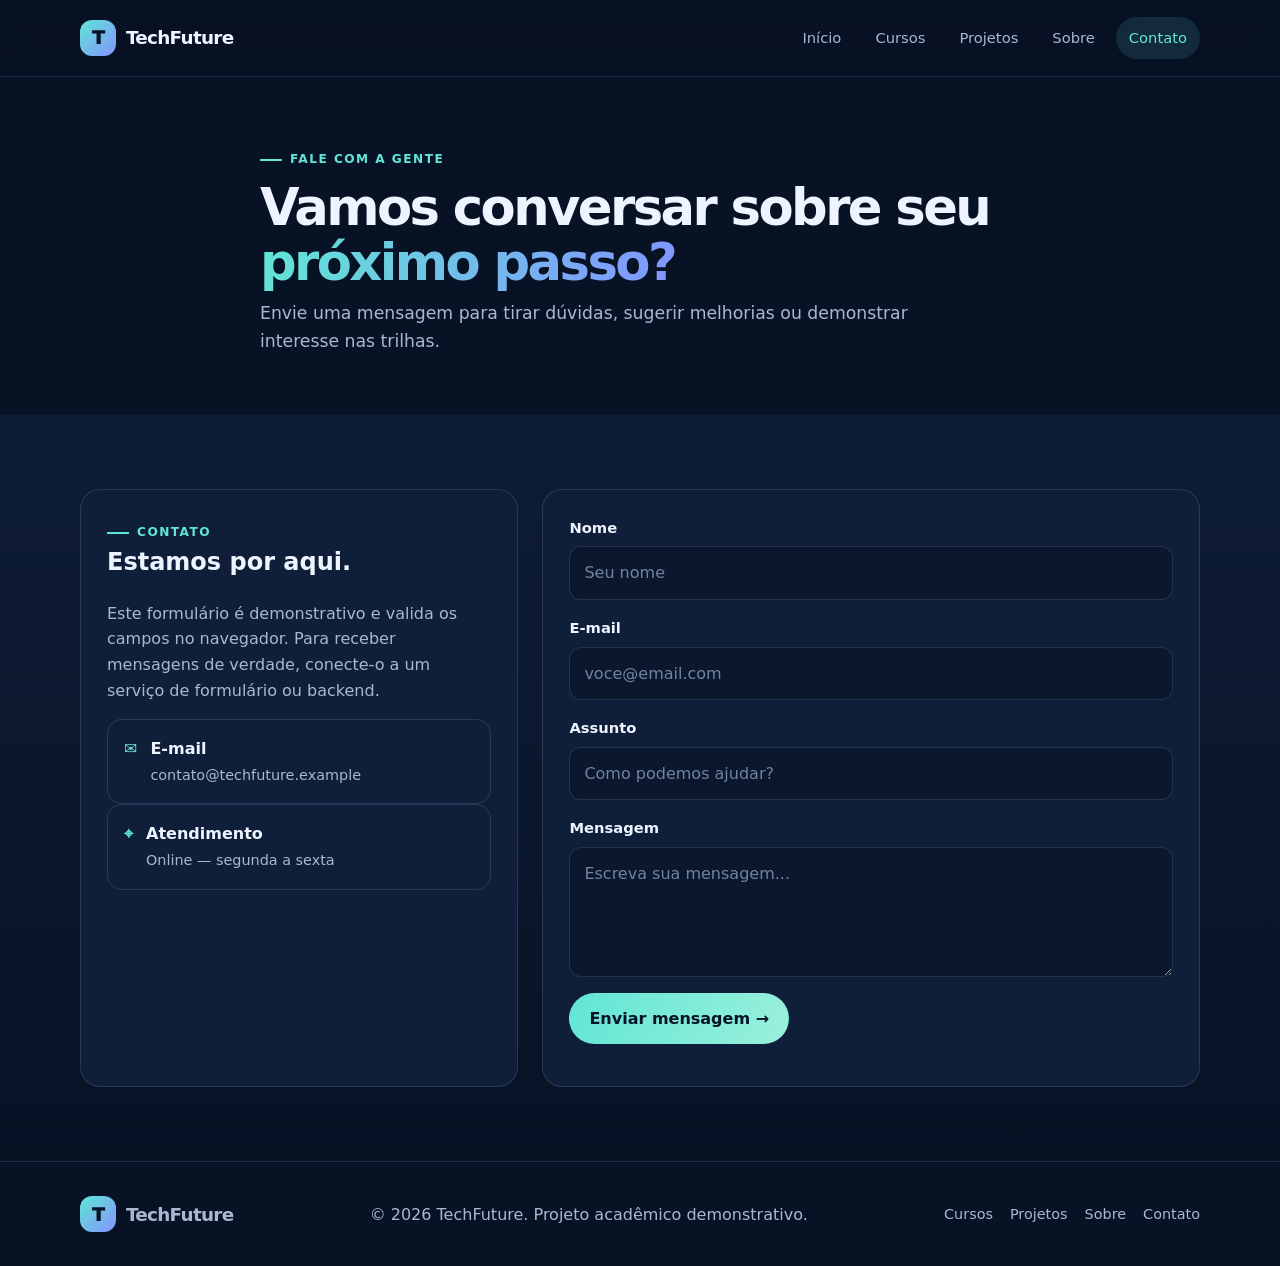
<file: html/contato.html>
<!DOCTYPE html>
<html lang="pt-BR">
<head>
 <meta charset="UTF-8">
 <meta name="viewport" content="width=device-width, initial-scale=1.0">
 <meta name="description" content="Fale com a TechFuture: tire dúvidas e demonstre interesse nas trilhas.">
 <title>Contato | TechFuture</title>
 <link rel="icon" href="data:image/svg+xml,%3Csvg xmlns='http://www.w3.org/2000/svg' viewBox='0 0 36 36'%3E%3Crect width='36' height='36' rx='10' fill='%2361e6d4'/%3E%3Ctext x='18' y='25' font-size='20' font-weight='900' text-anchor='middle' fill='%23071326'%3ET%3C/text%3E%3C/svg%3E">
 <link rel="stylesheet" href="../css/style.css">
 <script src="../js/main.js" defer></script>
</head>
<body>
<header class="site-header"><div class="container header__inner">
 <a class="brand" href="index.html" aria-label="TechFuture — página inicial"><span class="brand__mark">T</span><span>TechFuture</span></a>
 <nav class="nav" aria-label="Navegação principal"><a class="nav__link" href="index.html">Início</a>
<a class="nav__link" href="cursos.html">Cursos</a>
<a class="nav__link" href="projetos.html">Projetos</a>
<a class="nav__link" href="sobre.html">Sobre</a>
<a class="nav__link nav__link--active" href="contato.html" aria-current="page">Contato</a></nav>
</div></header>
<main>

<section class="page-hero"><div class="container page-hero__content"><span class="eyebrow">Fale com a gente</span><h1>Vamos conversar sobre seu <span>próximo passo?</span></h1><p>Envie uma mensagem para tirar dúvidas, sugerir melhorias ou demonstrar interesse nas trilhas.</p></div></section>
<section class="section section--soft"><div class="container contact-layout"><aside class="contact-info"><span class="eyebrow">Contato</span><h2>Estamos por aqui.</h2><p>Este formulário é demonstrativo e valida os campos no navegador. Para receber mensagens de verdade, conecte-o a um serviço de formulário ou backend.</p><div class="feature"><span class="feature__check">✉</span><div><strong>E-mail</strong><br><span class="feature__text">contato@techfuture.example</span></div></div><div class="feature"><span class="feature__check">⌖</span><div><strong>Atendimento</strong><br><span class="feature__text">Online — segunda a sexta</span></div></div></aside>
 <form class="contact-form" id="contact-form"><div class="contact-form__field"><label class="contact-form__label" for="name">Nome</label><input class="contact-form__input" id="name" name="name" type="text" placeholder="Seu nome" required minlength="2"></div><div class="contact-form__field"><label class="contact-form__label" for="email">E-mail</label><input class="contact-form__input" id="email" name="email" type="email" placeholder="voce@email.com" required></div><div class="contact-form__field"><label class="contact-form__label" for="subject">Assunto</label><input class="contact-form__input" id="subject" name="subject" type="text" placeholder="Como podemos ajudar?" required></div><div class="contact-form__field"><label class="contact-form__label" for="message">Mensagem</label><textarea class="contact-form__input contact-form__message" id="message" name="message" placeholder="Escreva sua mensagem..." required minlength="10"></textarea></div><button class="button" type="submit">Enviar mensagem →</button><p class="contact-form__status" id="form-status" aria-live="polite"></p></form>
 </div></section>

</main>
<footer class="site-footer"><div class="container footer__inner">
 <a class="brand" href="index.html"><span class="brand__mark">T</span><span>TechFuture</span></a>
 <span>© 2026 TechFuture. Projeto acadêmico demonstrativo.</span>
 <div class="footer__links"><a href="cursos.html">Cursos</a><a href="projetos.html">Projetos</a><a href="sobre.html">Sobre</a><a href="contato.html">Contato</a></div>
</div></footer>
</body>
</html>
</file>
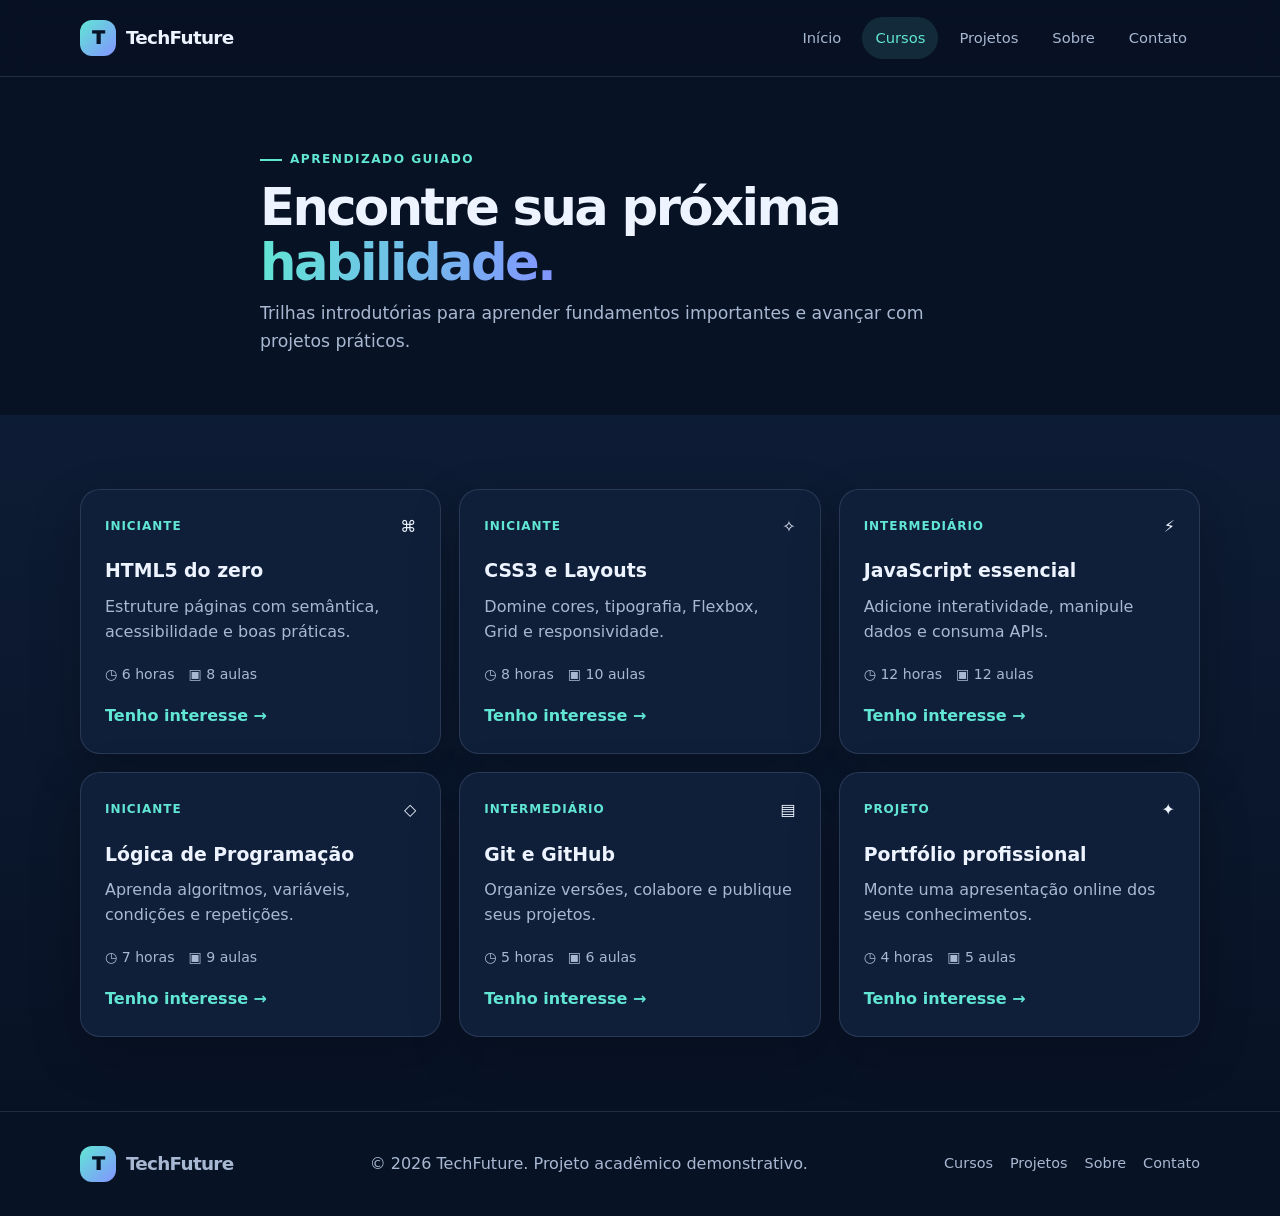
<file: html/cursos.html>
<!DOCTYPE html>
<html lang="pt-BR">
<head>
 <meta charset="UTF-8">
 <meta name="viewport" content="width=device-width, initial-scale=1.0">
 <meta name="description" content="Conheça as trilhas de HTML, CSS, JavaScript, lógica, Git e portfólio da TechFuture.">
 <title>Cursos | TechFuture</title>
 <link rel="icon" href="data:image/svg+xml,%3Csvg xmlns='http://www.w3.org/2000/svg' viewBox='0 0 36 36'%3E%3Crect width='36' height='36' rx='10' fill='%2361e6d4'/%3E%3Ctext x='18' y='25' font-size='20' font-weight='900' text-anchor='middle' fill='%23071326'%3ET%3C/text%3E%3C/svg%3E">
 <link rel="stylesheet" href="../css/style.css">
 <script src="../js/main.js" defer></script>
</head>
<body>
<header class="site-header"><div class="container header__inner">
 <a class="brand" href="index.html" aria-label="TechFuture — página inicial"><span class="brand__mark">T</span><span>TechFuture</span></a>
 <nav class="nav" aria-label="Navegação principal"><a class="nav__link" href="index.html">Início</a>
<a class="nav__link nav__link--active" href="cursos.html" aria-current="page">Cursos</a>
<a class="nav__link" href="projetos.html">Projetos</a>
<a class="nav__link" href="sobre.html">Sobre</a>
<a class="nav__link" href="contato.html">Contato</a></nav>
</div></header>
<main>

<section class="page-hero"><div class="container page-hero__content"><span class="eyebrow">Aprendizado guiado</span><h1>Encontre sua próxima <span>habilidade.</span></h1><p>Trilhas introdutórias para aprender fundamentos importantes e avançar com projetos práticos.</p></div></section>
<section class="section section--soft"><div class="container"><div class="card-grid">
 <article class="card course-card"><div class="course-card__top"><span class="course-card__level">Iniciante</span><span>⌘</span></div><div class="course-card__body"><h2 class="card__title">HTML5 do zero</h2><p class="card__description">Estruture páginas com semântica, acessibilidade e boas práticas.</p><div class="course-card__meta"><span>◷ 6 horas</span><span>▣ 8 aulas</span></div><a class="course-card__link" href="contato.html">Tenho interesse →</a></div></article>
 <article class="card course-card"><div class="course-card__top"><span class="course-card__level">Iniciante</span><span>✧</span></div><div class="course-card__body"><h2 class="card__title">CSS3 e Layouts</h2><p class="card__description">Domine cores, tipografia, Flexbox, Grid e responsividade.</p><div class="course-card__meta"><span>◷ 8 horas</span><span>▣ 10 aulas</span></div><a class="course-card__link" href="contato.html">Tenho interesse →</a></div></article>
 <article class="card course-card"><div class="course-card__top"><span class="course-card__level">Intermediário</span><span>⚡</span></div><div class="course-card__body"><h2 class="card__title">JavaScript essencial</h2><p class="card__description">Adicione interatividade, manipule dados e consuma APIs.</p><div class="course-card__meta"><span>◷ 12 horas</span><span>▣ 12 aulas</span></div><a class="course-card__link" href="contato.html">Tenho interesse →</a></div></article>
 <article class="card course-card"><div class="course-card__top"><span class="course-card__level">Iniciante</span><span>◇</span></div><div class="course-card__body"><h2 class="card__title">Lógica de Programação</h2><p class="card__description">Aprenda algoritmos, variáveis, condições e repetições.</p><div class="course-card__meta"><span>◷ 7 horas</span><span>▣ 9 aulas</span></div><a class="course-card__link" href="contato.html">Tenho interesse →</a></div></article>
 <article class="card course-card"><div class="course-card__top"><span class="course-card__level">Intermediário</span><span>▤</span></div><div class="course-card__body"><h2 class="card__title">Git e GitHub</h2><p class="card__description">Organize versões, colabore e publique seus projetos.</p><div class="course-card__meta"><span>◷ 5 horas</span><span>▣ 6 aulas</span></div><a class="course-card__link" href="contato.html">Tenho interesse →</a></div></article>
 <article class="card course-card"><div class="course-card__top"><span class="course-card__level">Projeto</span><span>✦</span></div><div class="course-card__body"><h2 class="card__title">Portfólio profissional</h2><p class="card__description">Monte uma apresentação online dos seus conhecimentos.</p><div class="course-card__meta"><span>◷ 4 horas</span><span>▣ 5 aulas</span></div><a class="course-card__link" href="contato.html">Tenho interesse →</a></div></article>
 </div></div></section>

</main>
<footer class="site-footer"><div class="container footer__inner">
 <a class="brand" href="index.html"><span class="brand__mark">T</span><span>TechFuture</span></a>
 <span>© 2026 TechFuture. Projeto acadêmico demonstrativo.</span>
 <div class="footer__links"><a href="cursos.html">Cursos</a><a href="projetos.html">Projetos</a><a href="sobre.html">Sobre</a><a href="contato.html">Contato</a></div>
</div></footer>
</body>
</html>
</file>
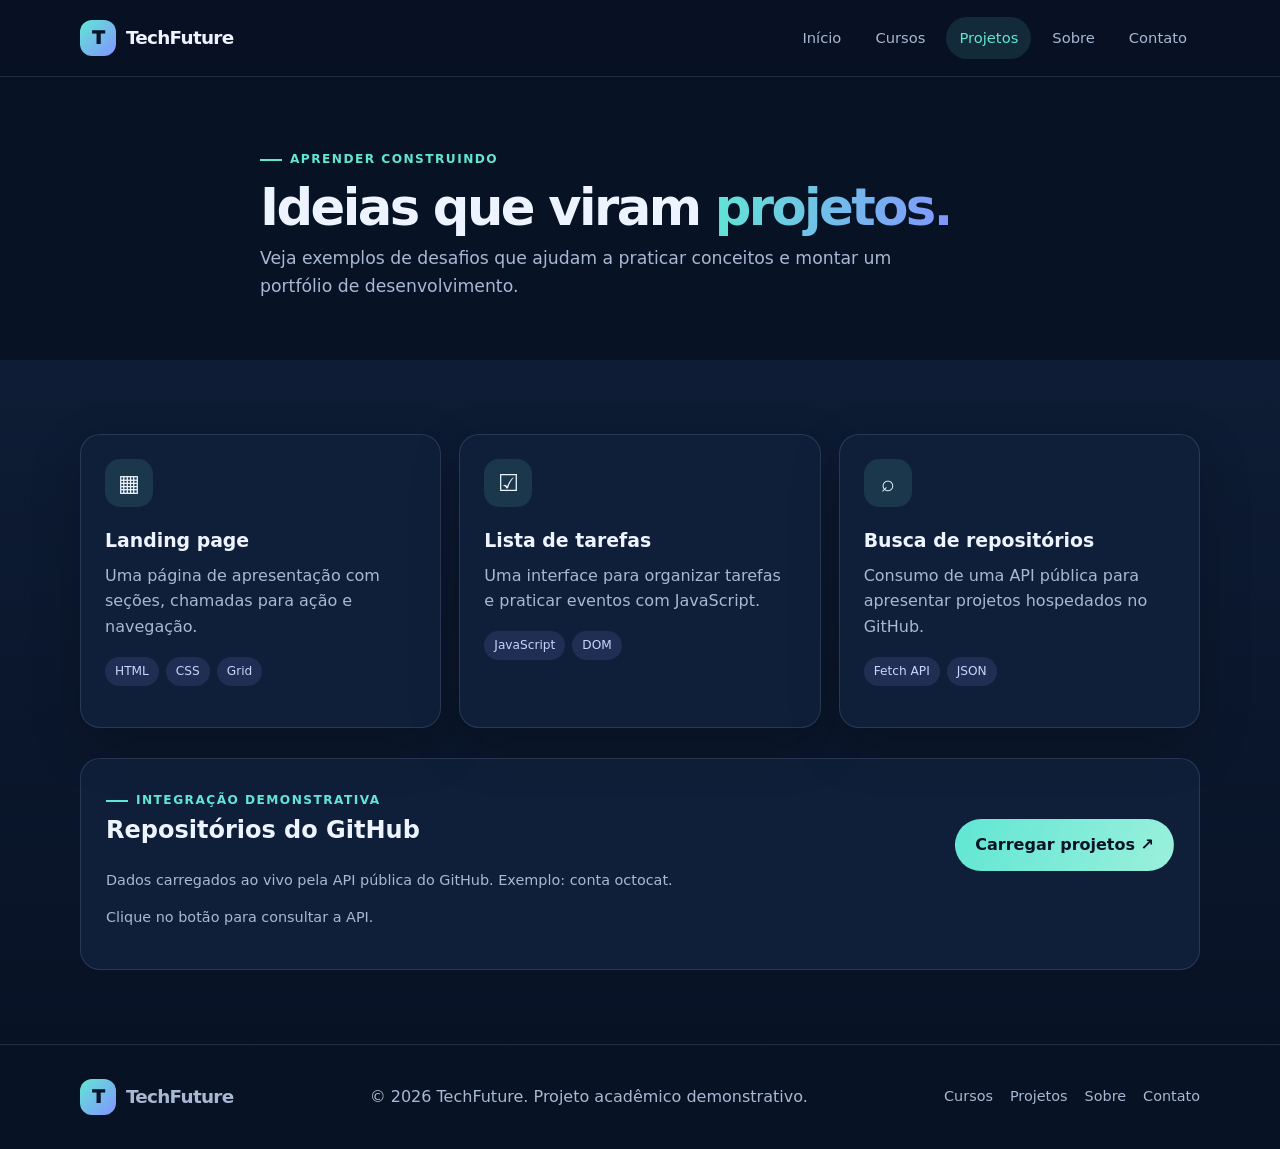
<file: html/projetos.html>
<!DOCTYPE html>
<html lang="pt-BR">
<head>
 <meta charset="UTF-8">
 <meta name="viewport" content="width=device-width, initial-scale=1.0">
 <meta name="description" content="Desafios práticos para portfólio e demonstração de consumo da API pública do GitHub.">
 <title>Projetos | TechFuture</title>
 <link rel="icon" href="data:image/svg+xml,%3Csvg xmlns='http://www.w3.org/2000/svg' viewBox='0 0 36 36'%3E%3Crect width='36' height='36' rx='10' fill='%2361e6d4'/%3E%3Ctext x='18' y='25' font-size='20' font-weight='900' text-anchor='middle' fill='%23071326'%3ET%3C/text%3E%3C/svg%3E">
 <link rel="stylesheet" href="../css/style.css">
 <script src="../js/main.js" defer></script>
</head>
<body>
<header class="site-header"><div class="container header__inner">
 <a class="brand" href="index.html" aria-label="TechFuture — página inicial"><span class="brand__mark">T</span><span>TechFuture</span></a>
 <nav class="nav" aria-label="Navegação principal"><a class="nav__link" href="index.html">Início</a>
<a class="nav__link" href="cursos.html">Cursos</a>
<a class="nav__link nav__link--active" href="projetos.html" aria-current="page">Projetos</a>
<a class="nav__link" href="sobre.html">Sobre</a>
<a class="nav__link" href="contato.html">Contato</a></nav>
</div></header>
<main>

<section class="page-hero"><div class="container page-hero__content"><span class="eyebrow">Aprender construindo</span><h1>Ideias que viram <span>projetos.</span></h1><p>Veja exemplos de desafios que ajudam a praticar conceitos e montar um portfólio de desenvolvimento.</p></div></section>
<section class="section section--soft"><div class="container"><div class="project-grid">
 <article class="card project-card"><div class="card__icon">▦</div><h2 class="card__title">Landing page</h2><p class="card__description">Uma página de apresentação com seções, chamadas para ação e navegação.</p><div class="project-card__tags"><span class="tag">HTML</span><span class="tag">CSS</span><span class="tag">Grid</span></div></article>
 <article class="card project-card"><div class="card__icon">☑</div><h2 class="card__title">Lista de tarefas</h2><p class="card__description">Uma interface para organizar tarefas e praticar eventos com JavaScript.</p><div class="project-card__tags"><span class="tag">JavaScript</span><span class="tag">DOM</span></div></article>
 <article class="card project-card"><div class="card__icon">⌕</div><h2 class="card__title">Busca de repositórios</h2><p class="card__description">Consumo de uma API pública para apresentar projetos hospedados no GitHub.</p><div class="project-card__tags"><span class="tag">Fetch API</span><span class="tag">JSON</span></div></article>
 </div>
 <div class="api-panel"><div class="api-panel__header"><div><span class="eyebrow">Integração demonstrativa</span><h2>Repositórios do GitHub</h2><p class="api-panel__hint">Dados carregados ao vivo pela API pública do GitHub. Exemplo: conta octocat.</p></div><button class="button" id="load-repos" type="button">Carregar projetos ↗</button></div><div id="repo-results" aria-live="polite"><p class="api-panel__hint">Clique no botão para consultar a API.</p></div></div>
 </div></section>

</main>
<footer class="site-footer"><div class="container footer__inner">
 <a class="brand" href="index.html"><span class="brand__mark">T</span><span>TechFuture</span></a>
 <span>© 2026 TechFuture. Projeto acadêmico demonstrativo.</span>
 <div class="footer__links"><a href="cursos.html">Cursos</a><a href="projetos.html">Projetos</a><a href="sobre.html">Sobre</a><a href="contato.html">Contato</a></div>
</div></footer>
</body>
</html>
</file>
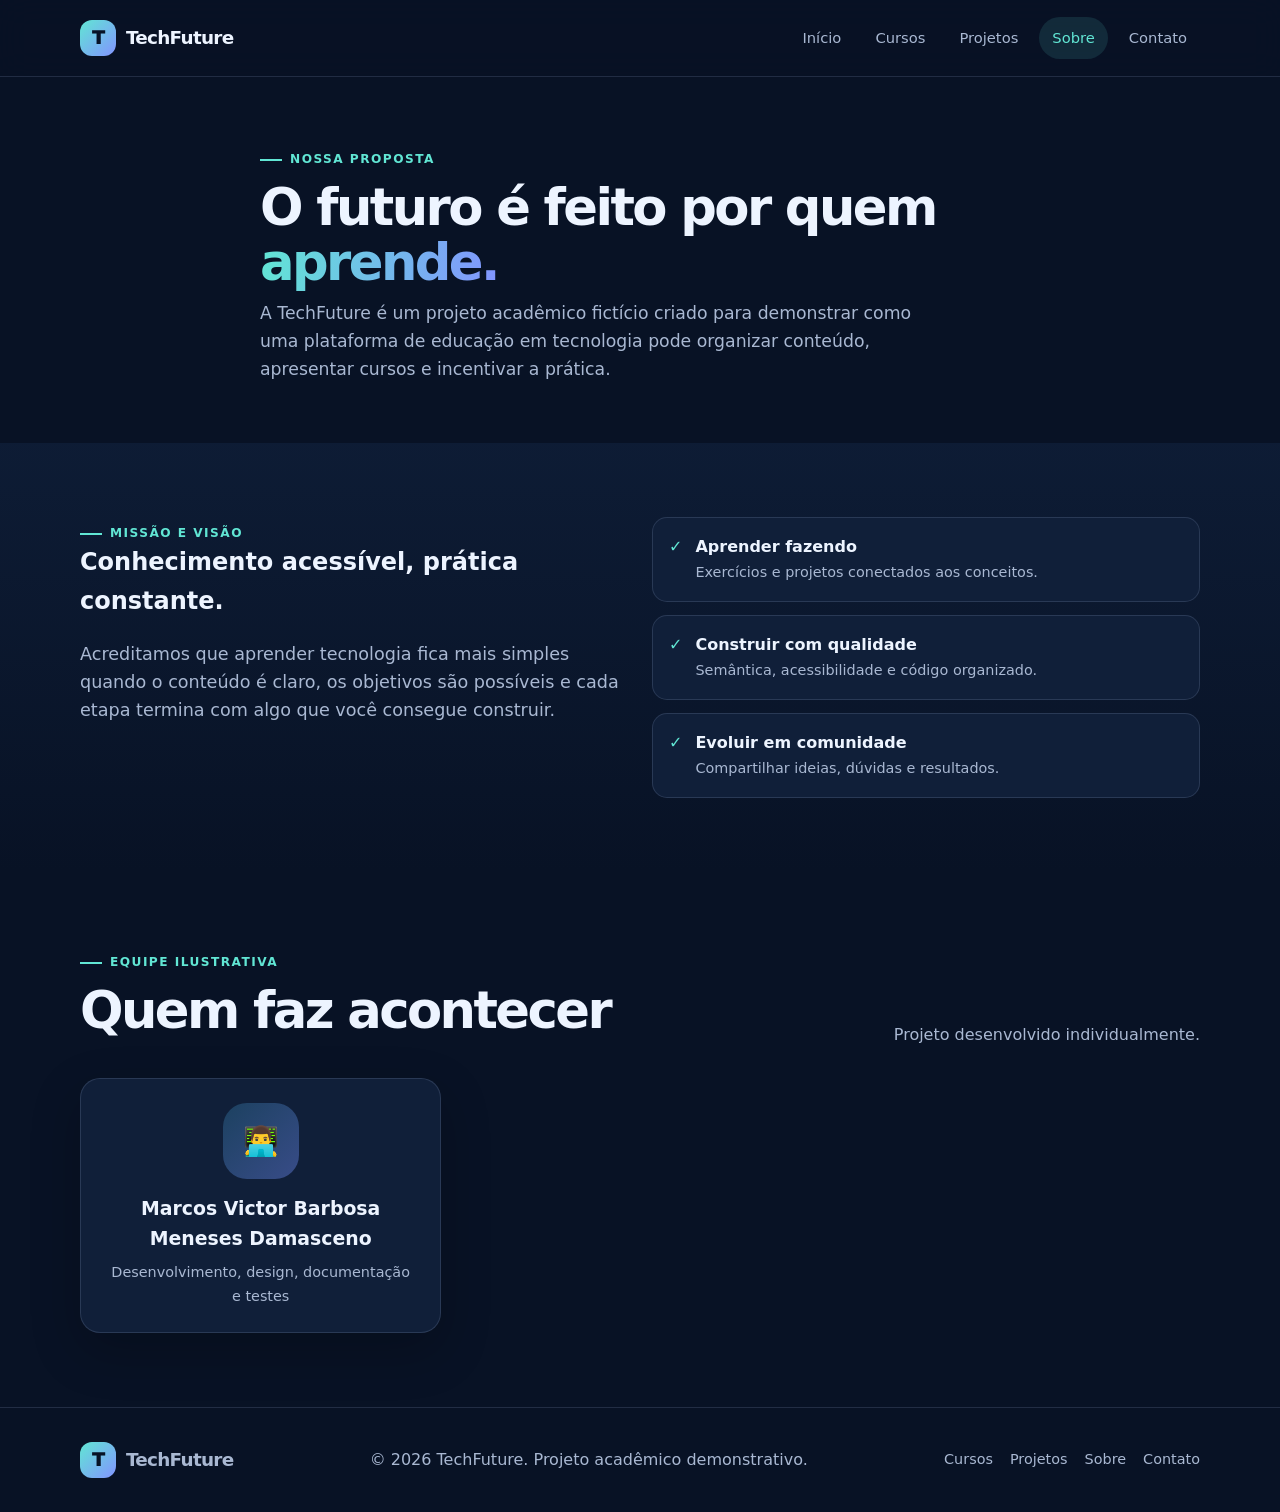
<file: html/sobre.html>
<!DOCTYPE html>
<html lang="pt-BR">
<head>
 <meta charset="UTF-8">
 <meta name="viewport" content="width=device-width, initial-scale=1.0">
 <meta name="description" content="Conheça a proposta, a missão e o responsável pelo projeto acadêmico TechFuture.">
 <title>Sobre | TechFuture</title>
 <link rel="icon" href="data:image/svg+xml,%3Csvg xmlns='http://www.w3.org/2000/svg' viewBox='0 0 36 36'%3E%3Crect width='36' height='36' rx='10' fill='%2361e6d4'/%3E%3Ctext x='18' y='25' font-size='20' font-weight='900' text-anchor='middle' fill='%23071326'%3ET%3C/text%3E%3C/svg%3E">
 <link rel="stylesheet" href="../css/style.css">
 <script src="../js/main.js" defer></script>
</head>
<body>
<header class="site-header"><div class="container header__inner">
 <a class="brand" href="index.html" aria-label="TechFuture — página inicial"><span class="brand__mark">T</span><span>TechFuture</span></a>
 <nav class="nav" aria-label="Navegação principal"><a class="nav__link" href="index.html">Início</a>
<a class="nav__link" href="cursos.html">Cursos</a>
<a class="nav__link" href="projetos.html">Projetos</a>
<a class="nav__link nav__link--active" href="sobre.html" aria-current="page">Sobre</a>
<a class="nav__link" href="contato.html">Contato</a></nav>
</div></header>
<main>

<section class="page-hero"><div class="container page-hero__content"><span class="eyebrow">Nossa proposta</span><h1>O futuro é feito por quem <span>aprende.</span></h1><p>A TechFuture é um projeto acadêmico fictício criado para demonstrar como uma plataforma de educação em tecnologia pode organizar conteúdo, apresentar cursos e incentivar a prática.</p></div></section>
<section class="section section--soft"><div class="container split"><div><span class="eyebrow">Missão e visão</span><h2>Conhecimento acessível, prática constante.</h2><p class="section__lead">Acreditamos que aprender tecnologia fica mais simples quando o conteúdo é claro, os objetivos são possíveis e cada etapa termina com algo que você consegue construir.</p></div><div class="feature-list"><div class="feature"><span class="feature__check">✓</span><div><strong>Aprender fazendo</strong><br><span class="feature__text">Exercícios e projetos conectados aos conceitos.</span></div></div><div class="feature"><span class="feature__check">✓</span><div><strong>Construir com qualidade</strong><br><span class="feature__text">Semântica, acessibilidade e código organizado.</span></div></div><div class="feature"><span class="feature__check">✓</span><div><strong>Evoluir em comunidade</strong><br><span class="feature__text">Compartilhar ideias, dúvidas e resultados.</span></div></div></div></div></section>
<section class="section"><div class="container"><div class="section__head"><div><span class="eyebrow">Equipe ilustrativa</span><h2>Quem faz acontecer</h2></div><p>Projeto desenvolvido individualmente.</p></div><div class="team-grid">
 <article class="card team-card"><div class="team-card__avatar">👨‍💻</div><h3 class="card__title">Marcos Victor Barbosa Meneses Damasceno</h3><p>Desenvolvimento, design, documentação e testes</p></article>
 </div></div></section>

</main>
<footer class="site-footer"><div class="container footer__inner">
 <a class="brand" href="index.html"><span class="brand__mark">T</span><span>TechFuture</span></a>
 <span>© 2026 TechFuture. Projeto acadêmico demonstrativo.</span>
 <div class="footer__links"><a href="cursos.html">Cursos</a><a href="projetos.html">Projetos</a><a href="sobre.html">Sobre</a><a href="contato.html">Contato</a></div>
</div></footer>
</body>
</html>
</file>
<file: css/style.css>
:root{--bg:#081225;--surface:#101f39;--surface-2:#152847;--text:#edf4ff;--muted:#a9b8d2;--mint:#61e6d4;--blue:#8294ff;--line:rgba(190,210,255,.14);--radius:20px;--shadow:0 18px 50px rgba(0,0,0,.22)}
*{box-sizing:border-box}html{scroll-behavior:smooth}body{margin:0;background:var(--bg);color:var(--text);font-family:Inter,ui-sans-serif,system-ui,-apple-system,"Segoe UI",sans-serif;line-height:1.6}a{color:inherit;text-decoration:none}img{max-width:100%;display:block}button,input,textarea{font:inherit}.container{width:min(1120px,calc(100% - 40px));margin-inline:auto}
.site-header{position:sticky;top:0;z-index:20;background:rgba(8,18,37,.88);backdrop-filter:blur(16px);border-bottom:1px solid var(--line)}
.header__inner{min-height:76px;display:flex;flex-direction:row;justify-content:space-between;align-items:center;gap:24px}
.brand{display:flex;align-items:center;gap:10px;font-weight:850;font-size:1.15rem;letter-spacing:-.04em}.brand__mark{width:36px;height:36px;display:grid;place-items:center;border-radius:12px;background:linear-gradient(135deg,var(--mint),var(--blue));color:#071326;font-weight:950}
.nav{display:flex;flex-direction:row;align-items:center;justify-content:flex-end;flex-wrap:wrap;gap:8px}.nav__link{padding:9px 13px;border-radius:999px;color:var(--muted);font-size:.92rem;transition:.2s}.nav__link:hover,.nav__link:focus-visible,.nav__link--active{background:rgba(97,230,212,.12);color:var(--mint);outline:none}
.button{display:inline-flex;justify-content:center;align-items:center;gap:9px;padding:12px 19px;border:1px solid transparent;border-radius:999px;background:linear-gradient(110deg,var(--mint),#9af0db);color:#071326;font-weight:800;transition:transform .2s,box-shadow .2s}.button:hover{transform:translateY(-2px);box-shadow:0 10px 25px rgba(97,230,212,.18)}.button--secondary{background:transparent;border-color:var(--line);color:var(--text)}.button:focus-visible{outline:3px solid var(--blue);outline-offset:3px}
.hero{padding:86px 0 76px;overflow:hidden}.hero__grid{display:grid;grid-template-columns:1.02fr .98fr;align-items:center;gap:54px}.eyebrow{display:inline-flex;align-items:center;gap:8px;color:var(--mint);font-weight:800;text-transform:uppercase;letter-spacing:.12em;font-size:.76rem}.eyebrow::before{content:"";width:22px;height:2px;background:var(--mint)}h1,h2,h3,p{margin-top:0}h1{font-size:clamp(2.7rem,6vw,5rem);line-height:1.02;letter-spacing:-.065em;margin:18px 0 22px}h1 span{background:linear-gradient(100deg,var(--mint),var(--blue));-webkit-background-clip:text;background-clip:text;color:transparent}.hero__text,.section__lead{max-width:560px;color:var(--muted);font-size:1.1rem}.hero__actions{display:flex;flex-wrap:wrap;gap:12px;margin-top:30px}.hero__visual{position:relative}.hero__visual img{width:100%;height:auto;border:1px solid var(--line);border-radius:28px;box-shadow:var(--shadow)}.hero__tag{position:absolute;right:-16px;bottom:24px;background:#132748;border:1px solid var(--line);padding:12px 17px;border-radius:14px;box-shadow:var(--shadow);font-weight:750}
.section{padding:74px 0}.section--soft{background:linear-gradient(180deg,rgba(20,40,72,.45),rgba(8,18,37,0))}.section__head{display:flex;justify-content:space-between;align-items:end;gap:24px;margin-bottom:30px}.section__head h2,.page-hero h1{font-size:clamp(2rem,4vw,3.2rem);letter-spacing:-.05em;line-height:1.08;margin:10px 0}.section__head p{max-width:520px;color:var(--muted);margin:0}
.card-grid{display:grid;grid-template-columns:repeat(3,minmax(0,1fr));gap:18px}.card{background:var(--surface);border:1px solid var(--line);border-radius:var(--radius);padding:24px;box-shadow:var(--shadow);transition:transform .2s,border-color .2s}.card:hover{transform:translateY(-5px);border-color:rgba(97,230,212,.5)}.card__icon{width:48px;height:48px;display:grid;place-items:center;border-radius:15px;background:rgba(97,230,212,.12);font-size:1.45rem;margin-bottom:18px}.card__title{font-size:1.18rem;margin-bottom:8px}.card__description{color:var(--muted);margin:0}.card--featured{background:linear-gradient(145deg,#142d4b,#101f39);border-color:rgba(97,230,212,.32)}
.stats{display:flex;flex-direction:row;justify-content:space-between;align-items:center;flex-wrap:wrap;gap:20px;padding:24px 0;border-top:1px solid var(--line);border-bottom:1px solid var(--line)}.stats__item{min-width:130px}.stats__number{display:block;font-size:1.8rem;font-weight:900;letter-spacing:-.05em;color:var(--mint)}.stats__label{color:var(--muted);font-size:.9rem}
.page-hero{padding:66px 0 42px}.page-hero__content{max-width:760px}.page-hero p{color:var(--muted);font-size:1.08rem;max-width:680px}.course-card{padding:0;overflow:hidden}.course-card__top{padding:24px 24px 8px;display:flex;justify-content:space-between;align-items:center}.course-card__level{font-size:.75rem;color:var(--mint);font-weight:800;text-transform:uppercase;letter-spacing:.08em}.course-card__body{padding:8px 24px 24px}.course-card__meta{display:flex;flex-wrap:wrap;gap:14px;color:var(--muted);font-size:.88rem;margin:18px 0}.course-card__link{color:var(--mint);font-weight:800}
.project-grid{display:grid;grid-template-columns:repeat(auto-fit,minmax(245px,1fr));gap:18px}.project-card__tags{display:flex;flex-wrap:wrap;gap:7px;margin:17px 0}.tag{padding:5px 10px;border-radius:999px;background:rgba(130,148,255,.13);color:#cbd3ff;font-size:.76rem}.api-panel{margin-top:30px;padding:25px;border:1px solid var(--line);border-radius:var(--radius);background:var(--surface)}.api-panel__header{display:flex;justify-content:space-between;align-items:center;gap:16px;flex-wrap:wrap}.api-panel__hint{color:var(--muted);font-size:.9rem}.repo-list{display:grid;grid-template-columns:repeat(2,minmax(0,1fr));gap:12px;margin-top:18px}.repo{padding:16px;border-radius:14px;background:var(--surface-2);border:1px solid var(--line)}.repo__name{color:var(--mint);font-weight:800}.repo__desc{font-size:.9rem;color:var(--muted);margin:6px 0}.repo__meta{font-size:.8rem;color:var(--muted)}
.split{display:grid;grid-template-columns:1fr 1fr;gap:24px;align-items:start}.feature-list{display:flex;flex-direction:column;gap:13px}.feature{display:flex;align-items:flex-start;gap:13px;padding:16px;border-radius:15px;background:var(--surface);border:1px solid var(--line)}.feature__text{color:var(--muted);font-size:.9rem}.feature__check{color:var(--mint);font-weight:900}.team-grid{display:grid;grid-template-columns:repeat(3,minmax(0,1fr));gap:18px}.team-card{text-align:center}.team-card__avatar{width:76px;height:76px;margin:0 auto 14px;border-radius:24px;display:grid;place-items:center;background:linear-gradient(135deg,#1c4160,#384c88);font-size:1.8rem}.team-card p{color:var(--muted);font-size:.9rem;margin-bottom:0}
.contact-layout{display:grid;grid-template-columns:.8fr 1.2fr;gap:24px}.contact-info,.contact-form{padding:26px;border-radius:var(--radius);background:var(--surface);border:1px solid var(--line)}.contact-info p{color:var(--muted)}.contact-form__field{display:flex;flex-direction:column;gap:7px;margin-bottom:16px}.contact-form__label{font-weight:700;font-size:.92rem}.contact-form__input{width:100%;padding:13px 14px;border-radius:12px;border:1px solid var(--line);background:#0a172c;color:var(--text)}.contact-form__input:focus{outline:2px solid var(--mint);outline-offset:2px}.contact-form__input::placeholder{color:#7183a2}.contact-form__message{min-height:130px;resize:vertical}.contact-form__status{margin-top:14px;color:var(--mint);font-weight:700}
.cta{padding:35px;border-radius:24px;background:linear-gradient(115deg,#163957,#252e5b);border:1px solid rgba(97,230,212,.2);display:flex;justify-content:space-between;align-items:center;gap:24px}.cta h2{margin-bottom:6px}.cta p{margin:0;color:#c2d0e8}
.site-footer{border-top:1px solid var(--line);padding:34px 0;color:var(--muted)}.footer__inner{display:flex;justify-content:space-between;align-items:center;flex-wrap:wrap;gap:16px}.footer__links{display:flex;gap:17px;flex-wrap:wrap;font-size:.9rem}.footer__links a:hover{color:var(--mint)}
@media screen and (max-width:768px){.header__inner{align-items:flex-start;flex-direction:column;padding:14px 0;gap:10px}.nav{justify-content:flex-start}.hero{padding:58px 0}.hero__grid,.split,.contact-layout{grid-template-columns:1fr}.hero__visual{max-width:620px}.hero__tag{right:8px}.card-grid,.team-grid{grid-template-columns:repeat(2,minmax(0,1fr))}.section{padding:56px 0}.section__head{align-items:flex-start;flex-direction:column}.cta{align-items:flex-start;flex-direction:column}}
@media screen and (max-width:480px){.container{width:min(100% - 28px,1120px)}.header__inner{gap:8px}.nav{gap:2px}.nav__link{padding:7px 9px;font-size:.82rem}.hero{padding:45px 0}.hero__text{font-size:1rem}h1{font-size:2.65rem}.hero__actions{flex-direction:column;align-items:stretch}.button{width:100%}.card-grid,.team-grid,.repo-list{grid-template-columns:1fr}.card{padding:20px}.course-card{padding:0}.course-card__body{padding:8px 20px 20px}.stats{justify-content:flex-start}.stats__item{width:calc(50% - 12px)}.page-hero{padding:48px 0 28px}.section{padding:46px 0}.contact-info,.contact-form{padding:20px}.cta{padding:25px}.footer__inner{align-items:flex-start;flex-direction:column}}
@media screen and (min-width:769px){.hero__grid{grid-template-columns:1.02fr .98fr}.nav__link{white-space:nowrap}.card-grid{grid-template-columns:repeat(3,minmax(0,1fr))}}
</file>
